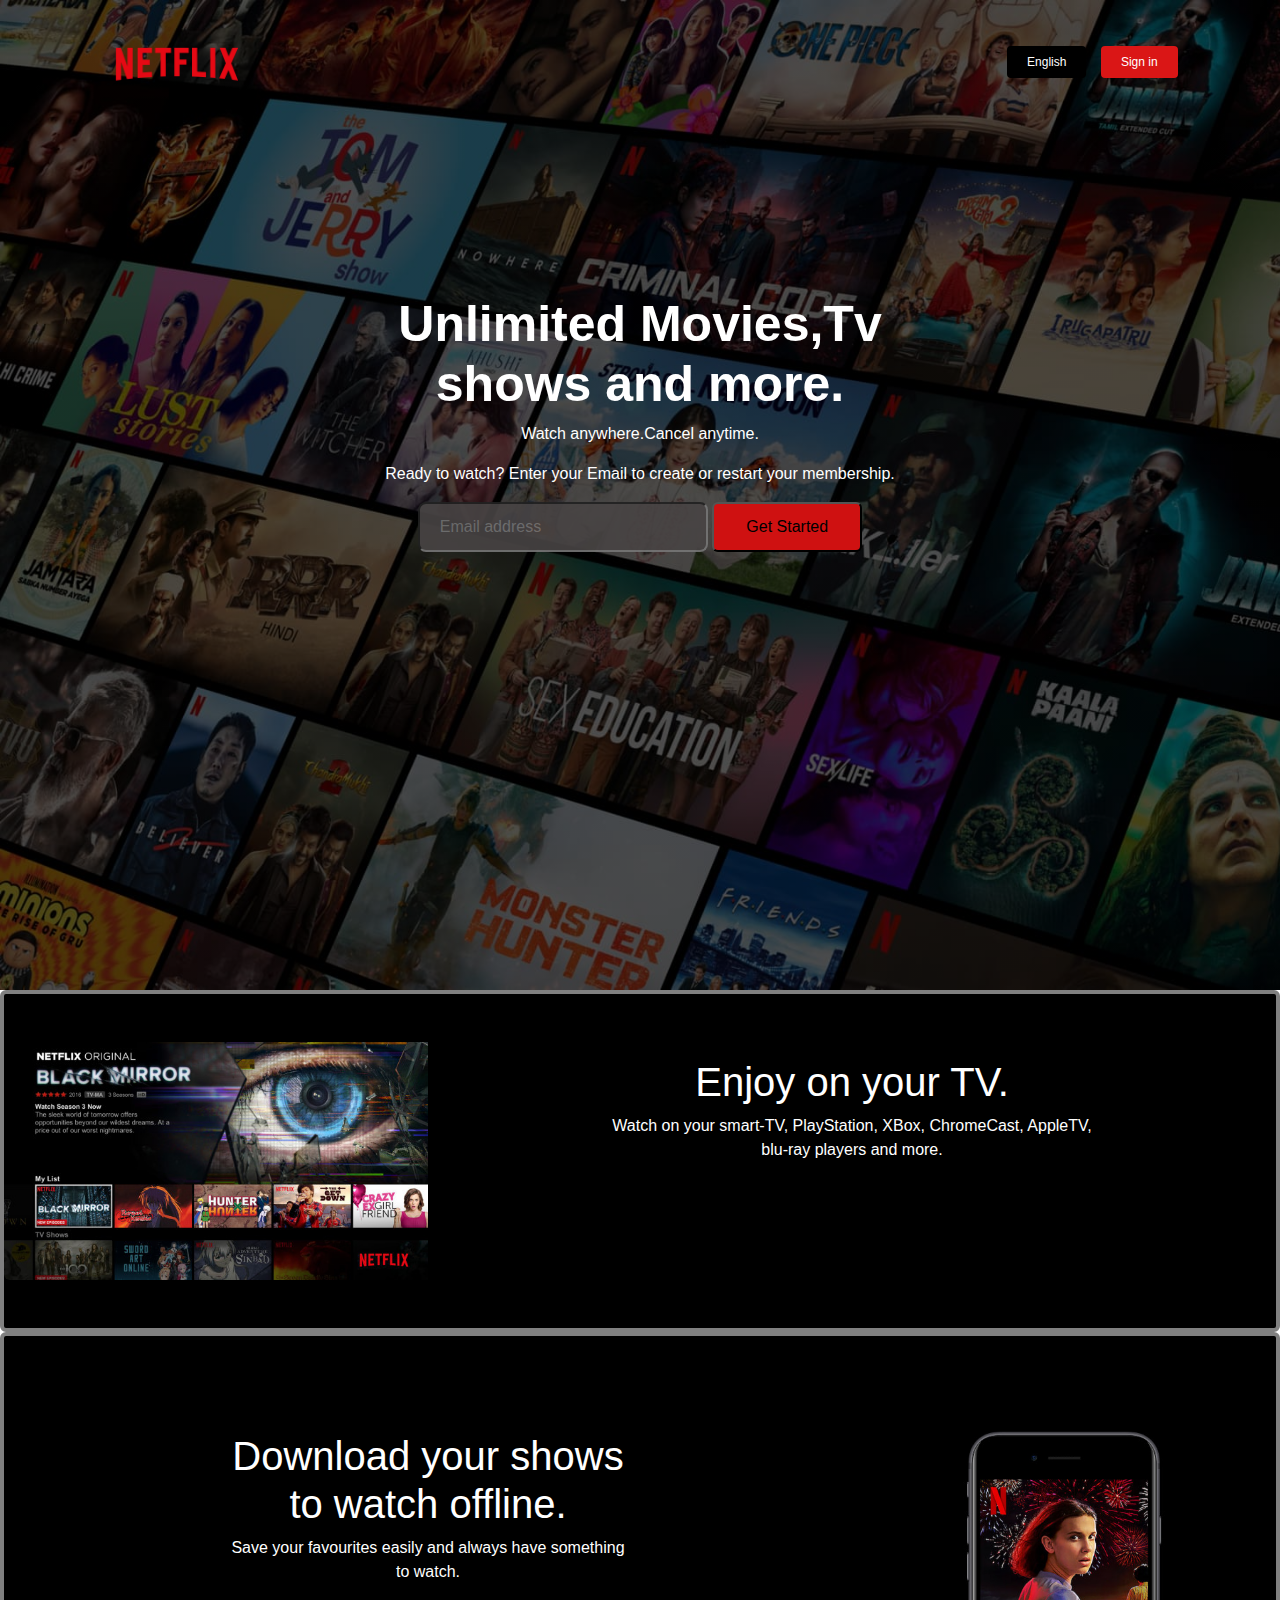
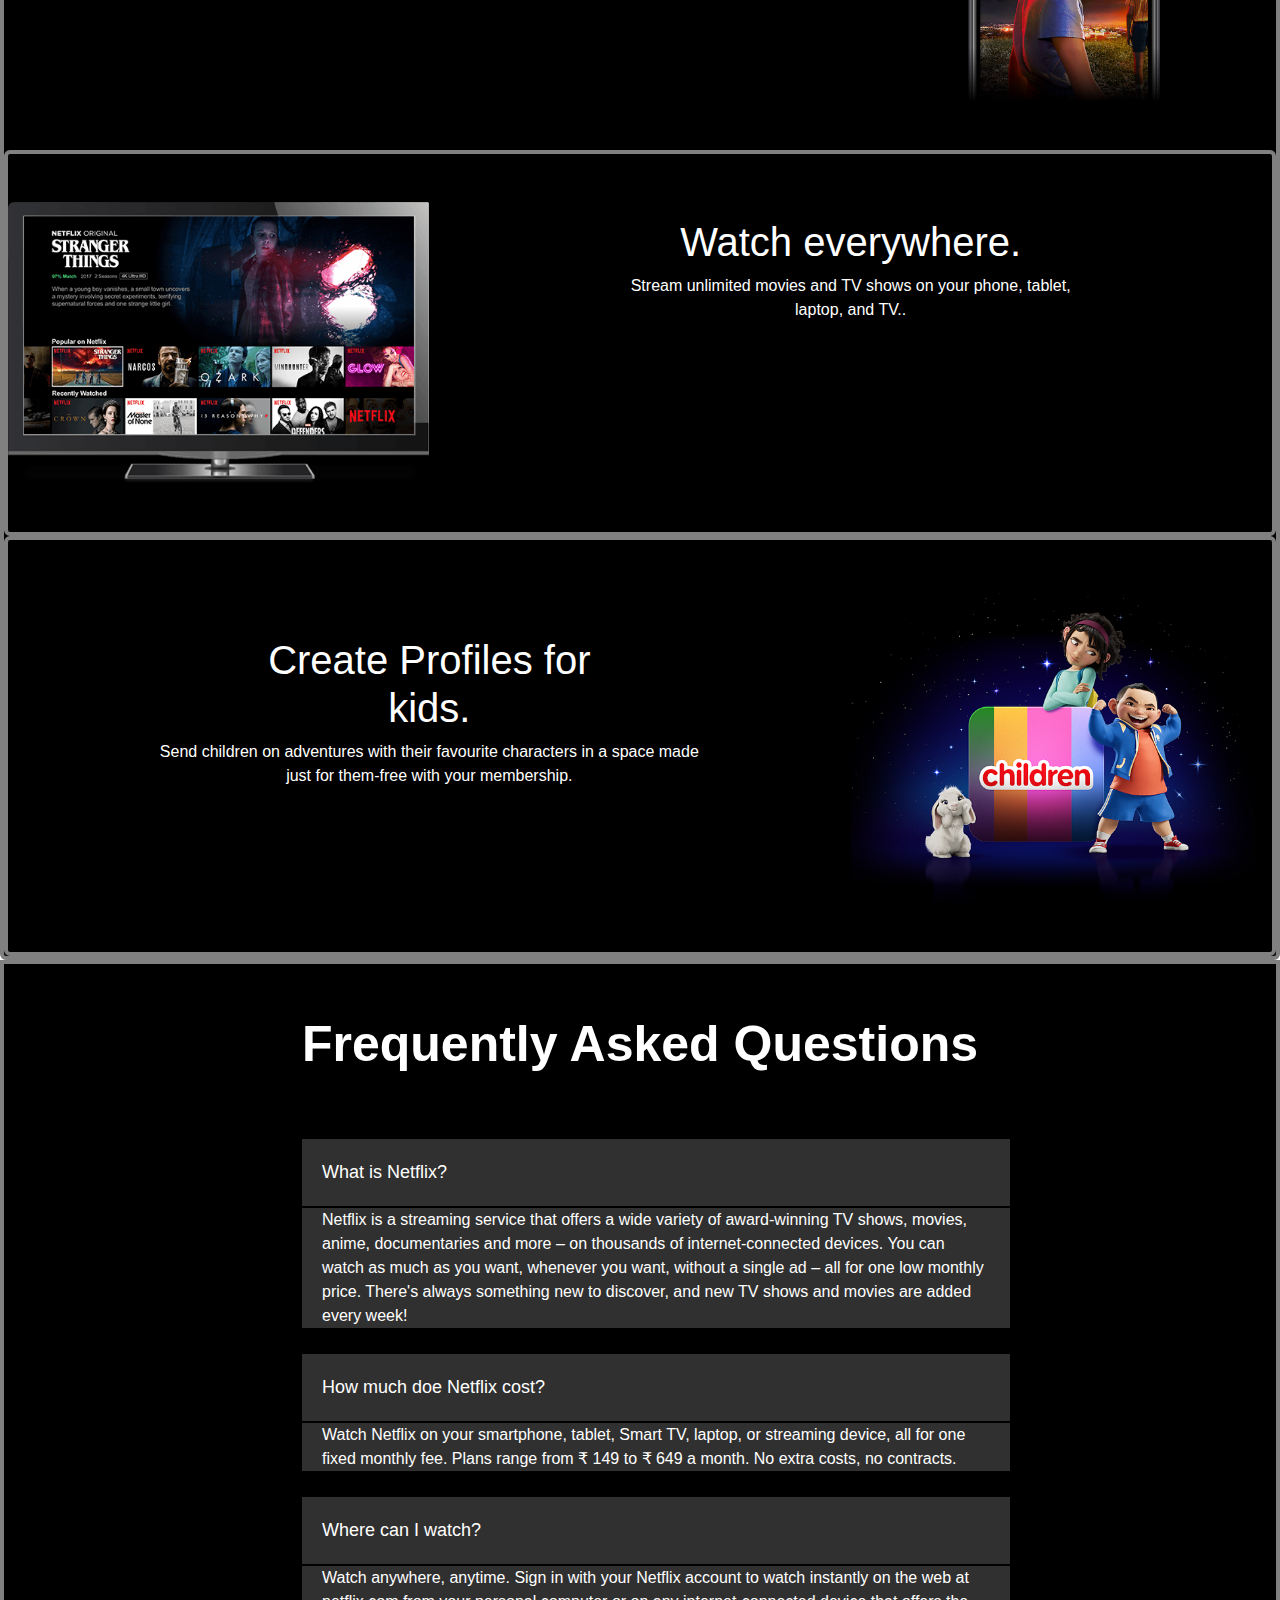
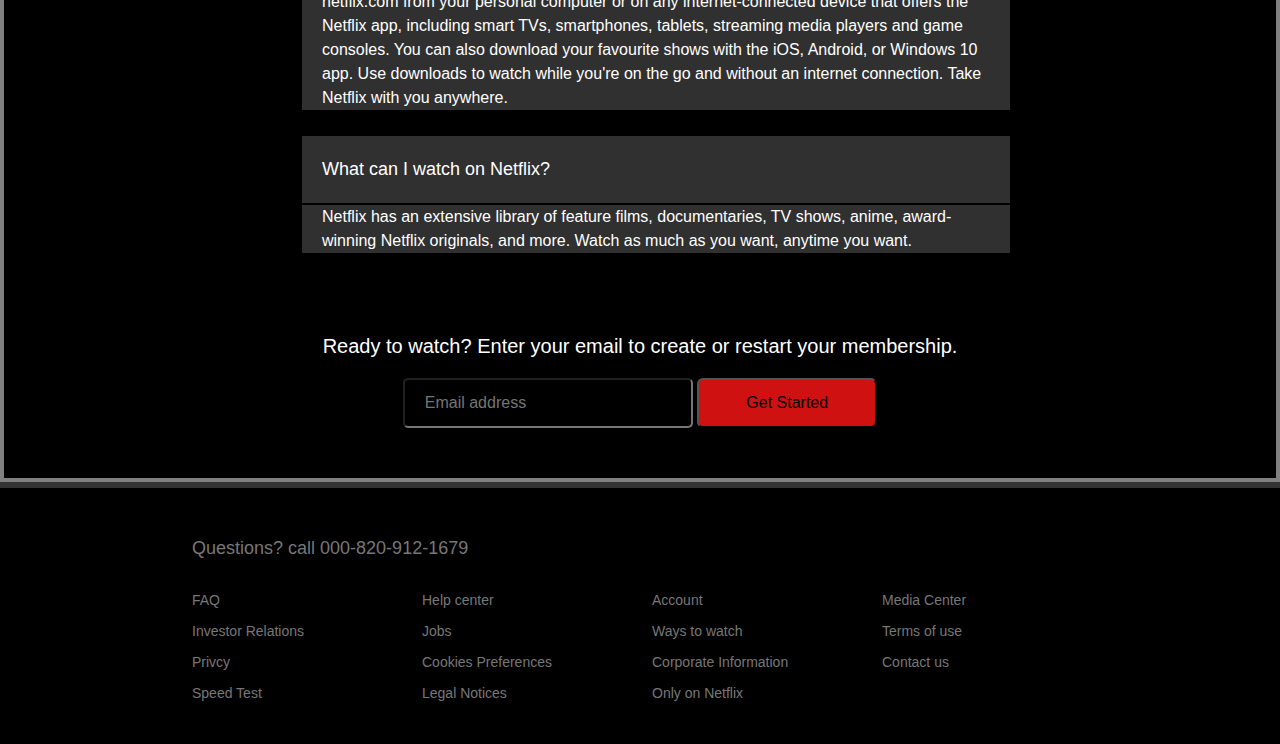
<file: index.html>
<!DOCTYPE html>
<html lang="en">
<head>
    <meta charset="UTF-8">
    <meta name="viewport" content="width=device-width, initial-scale=1.0">
    <title>Netflix project</title>
    <link rel="stylesheet" href="./style.css">
    <link href="./css/bootstrap.css" rel="stylesheet">
  <link href="./js/bootstrap.esm.min.js.map" rel="javascript">
    
</head>
<body>
    <link href="https://cdn.jsdelivr.net/npm/bootstrap@5.3.2/dist/css/bootstrap.min.css" rel="stylesheet" integrity="sha384-T3c6CoIi6uLrA9TneNEoa7RxnatzjcDSCmG1MXxSR1GAsXEV/Dwwykc2MPK8M2HN" crossorigin="anonymous">
    <script src="https://cdn.jsdelivr.net/npm/bootstrap@5.3.2/dist/js/bootstrap.bundle.min.js" integrity="sha384-C6RzsynM9kWDrMNeT87bh95OGNyZPhcTNXj1NW7RuBCsyN/o0jlpcV8Qyq46cDfL" crossorigin="anonymous"></script>
    <div class="header">
        <nav>
            <img class="logo" src="./images/580b57fcd9996e24bc43c529.png">
            <div>
                <button class=" english">English</button>
                <button ><a class="sign" href="./sign in.html">Sign in</a> </button>
            </div>
           
        </nav>
        <div class="content">
            <h1 class="movies">Unlimited Movies,Tv<br> shows and more.</h1>
            <p>Watch anywhere.Cancel anytime.</p>
            <p> Ready to watch?  Enter your Email to create or restart your membership.</p>
            <form class="email">
                <input type="email" placeholder="Email address">
                <button type="submit">Get Started</button>

            </form>

        </div>
    </div>
        <!--card-->
        <div class="card " id="card1">
            <div class="row g-0">
              <div class="col-md-4  ">
                <img src="./images/3066166-inline-i-4-videos-come-to-netflix-the-logic-and-testing-behind-its-biggest-redesign.jpg" class="img-fluid rounded-start mt-5 mb-5 " alt="...">
              </div>
        
              <div class="col-md-8">
                <div class="card-body  " id="textcard">
                  <h5 class="card-title fs-1 pt-5" id="download">Enjoy on your TV.</h5>
                  <p class="card-text">Watch on your smart-TV, PlayStation, XBox, ChromeCast, AppleTV,<br> blu-ray players and more.</p>
                </div>
              </div>
            </div>
          </div>   
          <!--card--> 
          <div class="card " id="card2">
            <div class="row g-0">
            <div class="col-md-8">
                <div class="card-body  " id="textcard">
                    <h5 class="card-title fs-1 " id="download">Download your shows<br>to watch offline.</h5>
                    <p class="card-text text-align-center">Save your favourites easily and always have something <br>to watch.</p></div>
                </div>
                <div class="col-md-4">
                    <img src="./images/mobile-0819.jpg" class="img-fluid rounded-start mt-5 mb-5"  alt="...">
                </div>
          </div>
          <!--card-->
        <div class="card " id="card1">
            <div class="row g-0">
              <div class="col-md-4  ">
                <img src="./images/netflix-on-your-tv (1).png" class="img-fluid rounded-start mt-5 mb-5" id=" imgwidth"alt="...">
              </div>
        
              <div class="col-md-8">
                <div class="card-body  " id="textcard">
                  <h5 class="card-title fs-1 pt-5" id="download">Watch everywhere.</h5>
                  <p class="card-text">Stream unlimited movies and TV shows on your  phone, tablet,<br> laptop, and TV..</p>
                </div>
              </div>
            </div>
          </div> 
          <!--card--> 
          <div class="card " id="card2">
            <div class="row g-0">
            <div class="col-md-8">
                <div class="card-body  " id="textcard">
                    <h5 class="card-title fs-1 " id="download">Create Profiles for<br> kids.</h5>
                    <p class="card-text text-align-center">Send children on adventures with their favourite characters in a space made <br>just for them-free with your membership.</p></div>
                </div>
                <div class="col-md-4">
                    <img src="./images/AAAABVr8nYuAg0xDpXDv0VI9HUoH7r2aGp4TKRCsKNQrMwxzTtr-NlwOHeS8bCI2oeZddmu3nMYr3j9MjYhHyjBASb1FaOGYZNYvPBCL.png" class="img-fluid rounded-start mt-5 mb-5"  alt="...">
                </div>
          </div>
          </div>
          </div>
          <div>
            <div class="faq">
              <h2 class="asked">Frequently Asked Questions</h2>
              <ul class="questions">
                <li>
                  <input type="radio" name="questions" id="first">
                  <label for="first">What is Netflix?</label>
                  <p class="sec">Netflix is a streaming service that offers a wide variety of award-winning TV shows, movies, anime, documentaries and more – on thousands of internet-connected devices.

                    You can watch as much as you want, whenever you want, without a single ad – all for one low monthly price. There's always something new to discover, and new TV shows and movies are added every week!</p>
                </li>
                <li>
                  <input type="radio" name="questions" id="second">
                  <label for="second">How much doe Netflix cost?</label>
                  <p class="sec">Watch Netflix on your smartphone, tablet, Smart TV, laptop, or streaming device, all for one fixed monthly fee. Plans range from ₹ 149 to ₹ 649 a month. No extra costs, no contracts.</p>
                </li>
                <li>
                  <input type="radio" name="questions" id="third">
                  <label for="third">Where can I watch?</label>
                  <p class="sec">Watch anywhere, anytime. Sign in with your Netflix account to watch instantly on the web at netflix.com from your personal computer or on any internet-connected device that offers the Netflix app, including smart TVs, smartphones, tablets, streaming media players and game consoles.

                    You can also download your favourite shows with the iOS, Android, or Windows 10 app. Use downloads to watch while you're on the go and without an internet connection. Take Netflix with you anywhere.</p>
                </li>
                <li>
                  <input type="radio" name="questions" id="fourth">
                  <label for="fourth">What can I watch on Netflix?</label>
                  <p class="sec">Netflix has an extensive library of feature films, documentaries, TV shows, anime, award-winning Netflix originals, and more. Watch as much as you want, anytime you want.</p>
              </ul>
              <h1 class="ready">Ready to watch? Enter your email to create or restart your membership.</h1>
              <form class="emaillast">
                <input type="email" placeholder="Email address">
                <button type="submit">Get Started</button>

            </form>


            </div>
            

          </div>
          <div class="footer">
            <h2>Questions? call 000-820-912-1679</h2>
            <div class="row">
              <div class="col">
                <a href="#">FAQ</a>
                <a href="#">Investor Relations</a>
                <a href="#">Privcy</a>
                <a href="#">Speed Test</a>

              </div>
              <div class="col">
                <a href="#">Help center</a>
                <a href="#">Jobs</a>
                <a href="#">Cookies Preferences</a>
                <a href="#">Legal Notices</a>

              </div>
              <div class="col">
                <a href="#">Account</a>
                <a href="#">Ways to watch</a>
                <a href="#">Corporate Information</a>
                <a href="#">Only on Netflix</a>

              </div>
              <div class="col">
                <a href="#">Media Center</a>
                <a href="#">Terms of use</a>
                <a href="#">Contact us</a>
                

              </div>


            </div>

          </div>
           
          
         
    
</body>
</html>
</file>
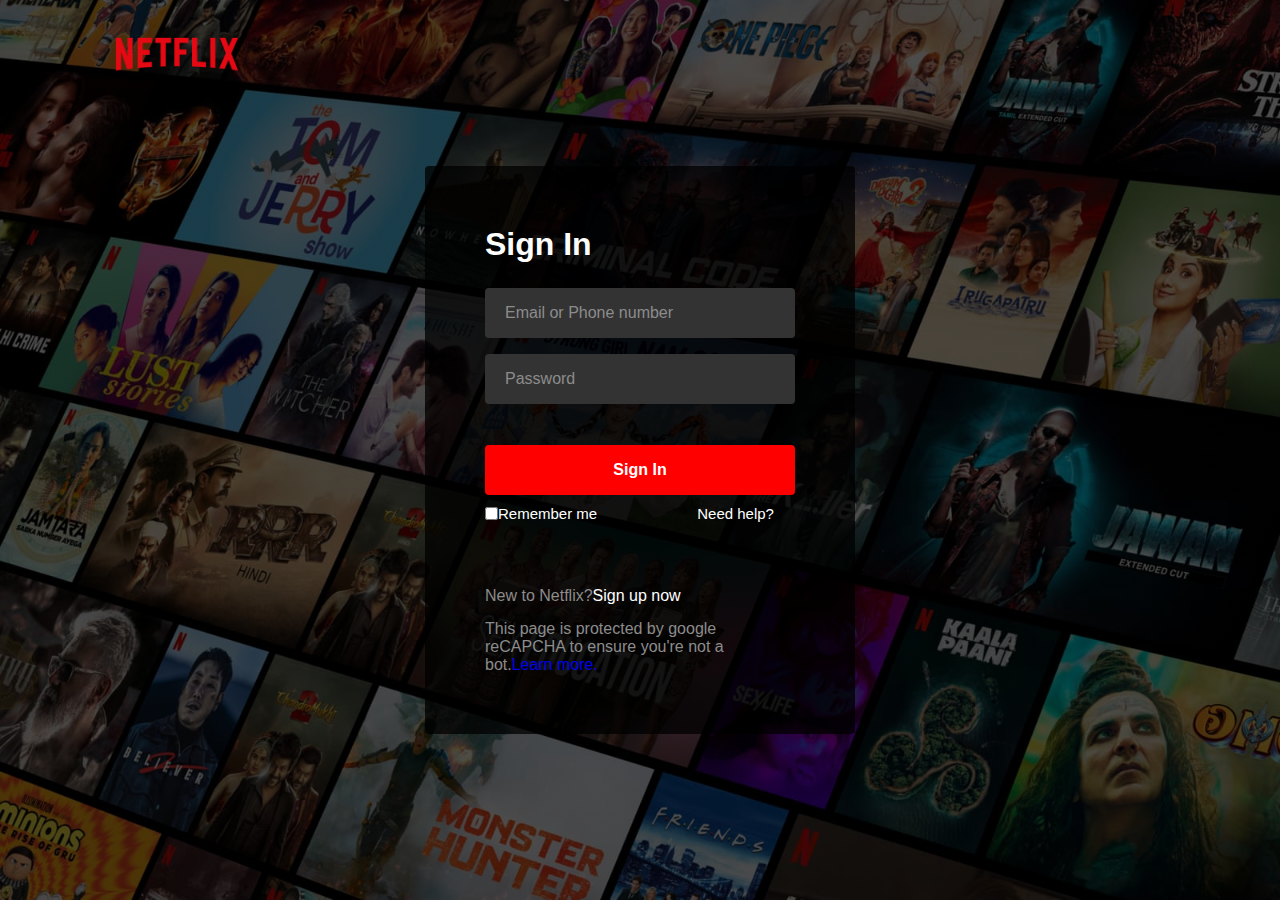
<file: sign in.html>
<!DOCTYPE html>
<html lang="en">
<head>
    <meta charset="UTF-8">
    <meta name="viewport" content="width=device-width, initial-scale=1.0">
    <title>sign in</title>
    <link rel="stylesheet" href="./sign.css">
</head>
<body>
    <div class="header">
        <nav>
            <img class="logo" src="./images/580b57fcd9996e24bc43c529.png">
           
           
        </nav>
        <div class="form-wrapper">
            <h1>Sign In</h1>

            <form class="formclass">
           <div class="form-control">
            <input type="text" required>
            <label>Email or Phone number</label>
           </div>
           <div class="form-control">
            <input type="password" required>
            <label>Password</label>
           </div>
           <button type="submit">Sign In</button>
           <div class="remember">
            <input type="checkbox" id="remember">
            <label for="remember">Remember me</label>
            <a  class=" help"href="#">Need help?</a>

           </div>
        </form>
        <p class="para">New to Netflix?<a class="signup" href="#">Sign up now</a></p>
        <div class="small">
            This page is protected by google reCAPCHA to ensure you're not a bot.<a href="#">Learn more.</a>

        </div>
       

          </div>
         
    </div>
   
  

   

    
          


    

    
    
</body>
</html>
</file>
<file: style.css>
*{
    margin: 0;
    padding: 0;
    font-family: 'poppins', sans-serif;
    box-sizing: border-box;
}
body{
    background-color: black;
    color: white;
}
.header{
    width:100%;
    height: 110vh;
    background-image: linear-gradient(rgb(0,0,0,0.6),rgb(0,0,0,0.6)),url(./images/IN-en-20231120-popsignuptwoweeks-perspective_alpha_website_large.jpg);
    background-size: cover;
    background-position: cover;
    padding: 10px 8%;
    position: relative;
}
.logo{
    width:150px;
    cursor: pointer;
}
nav{
    display: flex;
    align-items: center;
    justify-content: space-between;
    padding: 10px 0;
}
nav button{
    border: 0;
    outline: 0;
    background-color: rgb(218, 22, 22);
    color: white;
    padding: 7px 20px;
    font-size: 12px;
    border-radius: 4px;
    margin-left: 10px;
    cursor: pointer;
}
.english{
    background-color: black;
}
.sign{
    text-decoration: none;
    color: white;
}
.content{
    color: white;
    text-align: center;
    margin-top: 180px;
}
.movies{
    font-size: 50px;
    font-weight: 600;
}
.email input{
    width:290px;
    height: 50px;
    border-radius:8px;
    padding-left: 20px;
    background-color: #484444;
    opacity: 0.9;
    outline: white;
    


}
.email button{
    height: 50px;
    width:150px;
    background-color: rgb(207, 17, 17);
    border-radius: 6px;
}
#card1{
    border: 4px solid grey;
    background-color: black;
}


#textcard{
    text-align: center;
    color: white;
}
#download{
    padding-top: 80px;
}
#card2{
    border: 4px solid grey;
    background-color: black; 
}
.asked{
   
    font-size: 50px;
    text-align: center;
    font-weight: 600;
    color: white;
  
    padding-top: 40px;

    
}
.questions{
    margin: 60px auto;
    width: 100%;
    max-width: 750px;

}
.questions li{
    list-style: none;
    width: 100%;
    padding: 5px;
}
.faq{
    padding: 10px 12%;
    background-color: black;
    color: white;
    border: 4px solid grey;
}
.questions li label{
    display: flex;
    align-items: center;
    padding: 20px;
    font-size: 18px;
    font-weight: 500;
    background: #303030;
    margin-bottom: 2px;
    cursor: pointer;
    position: relative;

}
input[type="radio"]{
    display: none;
}
.sec{
    background-color: #303030 ;
    padding: 0 20px;
    
}
.ready{
    font-size: 20px;
    text-align: center;



    
}
.emaillast input{
    width:290px;
    height: 50px;
    border-radius:5px;
    padding-left: 20px;
    background: black;
    color: white;
    outline: none;


}
.emaillast button{
    height: 50px;
    width:180px;
    background-color: rgb(207, 17, 17);
    border-radius: 6px;
}
.emaillast{

    text-align: center;
    margin-top: 20px;
    margin-bottom: 40px;
}

.footer{
    
    background-color:black;
    padding: 50px 15% 10px;
    border-top: 6px solid #333;
    color: #777;
}
.footer h2{
    font-size: 18px;
    font-weight: 400;
    margin-bottom: 30px;
}
.footer .col{
    flex-basis: 25%;
    flex-grow: 1;
    margin-bottom: 20px;
}
.footer .col a{
    display: block;
    text-decoration: none;
    color: #777;
    font-size: 14px;
    margin-bottom: 10px;

}
@media only screen and (max-width:600px){
    .logo{
        width:100px;
    }
        nav button{
            padding: 5px 10px;


        }
        nav .english{
            padding: 4px 8px;
        }
        .email button{
            padding: 10px 15px;
        }
    
    }
</file>
<file: sign.css>
*{
    margin: 0;
    padding: 0;
    font-family: 'poppins', sans-serif;
    box-sizing: border-box;
}
body{
    background-color: black;
    color: white;
}
.header{
    width:100%;
    height: 100vh;
    background-image: linear-gradient(rgb(0,0,0,0.6),rgb(0,0,0,0.6)),url(./images/IN-en-20231120-popsignuptwoweeks-perspective_alpha_website_large.jpg);
    background-size: cover;
    background-position: cover;
    padding: 10px 8%;
    position: relative;
}
.logo{
    width:150px;
    cursor: pointer;
}
.form-wrapper{
    position: absolute;
    left: 50%;
    top: 50%;
    transform: translate(-50%,-50%);
    background-color: rgb(0,0,0,0.75);
    padding: 60px;
    border-radius: 4px;
    width: 430px;
    


}
.form-wrapper h1{
    font-size: 2rem;
}
.formclass{
    margin: 25px 0 65px;
}
.form-control{
    height: 50px;
    position:relative;
    margin-bottom: 16px;
}
.form-control input{
    width: 100%;
    height: 100%;
    background: #333;
    outline: none;
    border: none;
    border-radius: 4px;
    color: white;
    font-size: 1rem;
    padding: 0 20px;

}
.form-control input{
    padding: 30px 35px 0;
}
.form-control label{
    position: absolute;
    left: 20px;
    top: 50%;
    color: #8c8c8c;
    transform: translateY(-50%);
    font-size: 1rem;
    
}
form button{
    width: 100%;
    padding: 16px 0;
    font-size: 1rem;
    background-color: red;
    border-radius: 4px;
    outline: none;
    border: none;
    color: white;
    font-weight: 600;
    margin: 25px 0 10px;
    transition: 0.1s ease;
}
form button:hover{
    background-color: red;

}
.remember{
    display: flex;
    font-size: 15px;

}
.help{
    padding-left: 100px;
    

    color: white;
}
.para{
    color: #8c8c8c;

}

.small{
    display: block;
    margin-top: 15px;
    color: #8c8c8c;
}
.form-wrapper a {
    text-decoration: none;

}
.signup{
    color: white;
}








@media (max-width:740px){
    body::before{
        display: none;
    }
    nav,.form-wrapper{
        padding: 20px;
    }
    .form-wrapper{
        top:43%;
        width: 100%;
    }
    .form-wrapper form{
        margin: 25px o 40px;
    }
    .logo{
        width:70px;
    }


}
</file>
